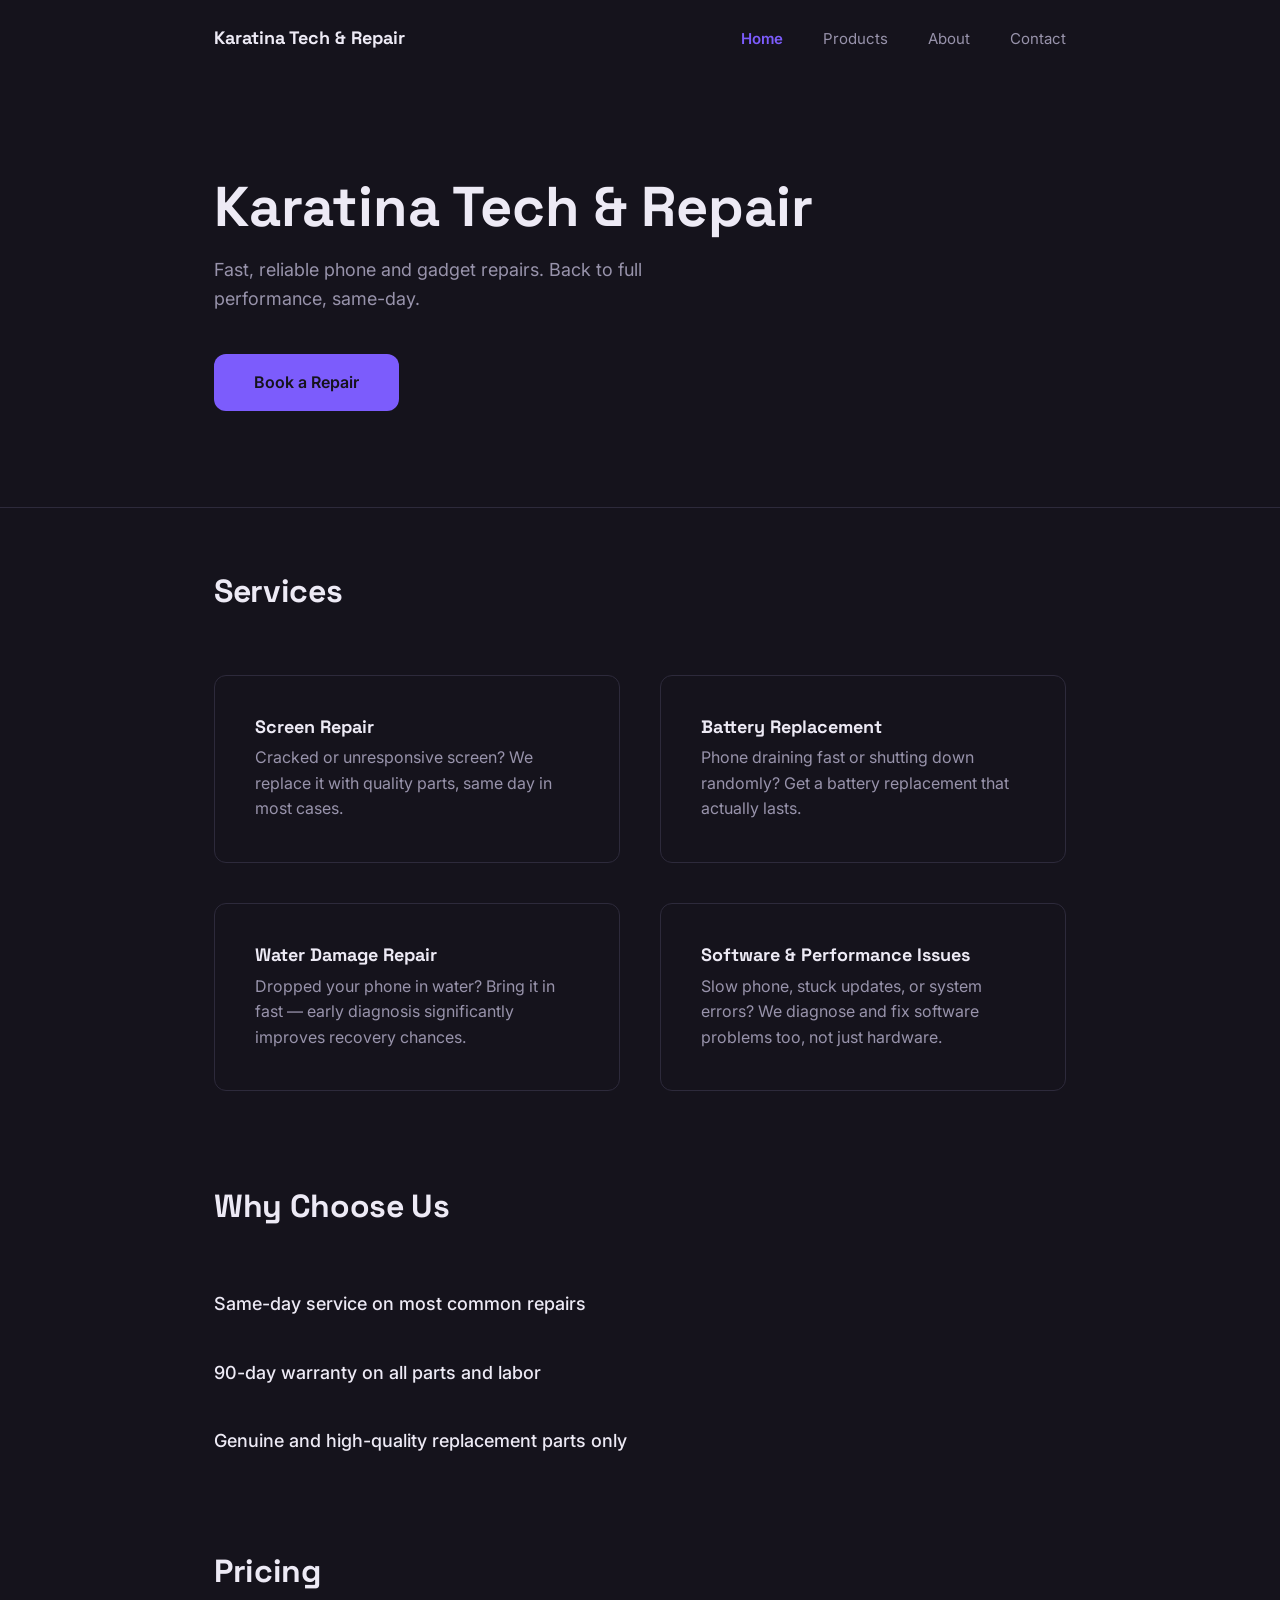
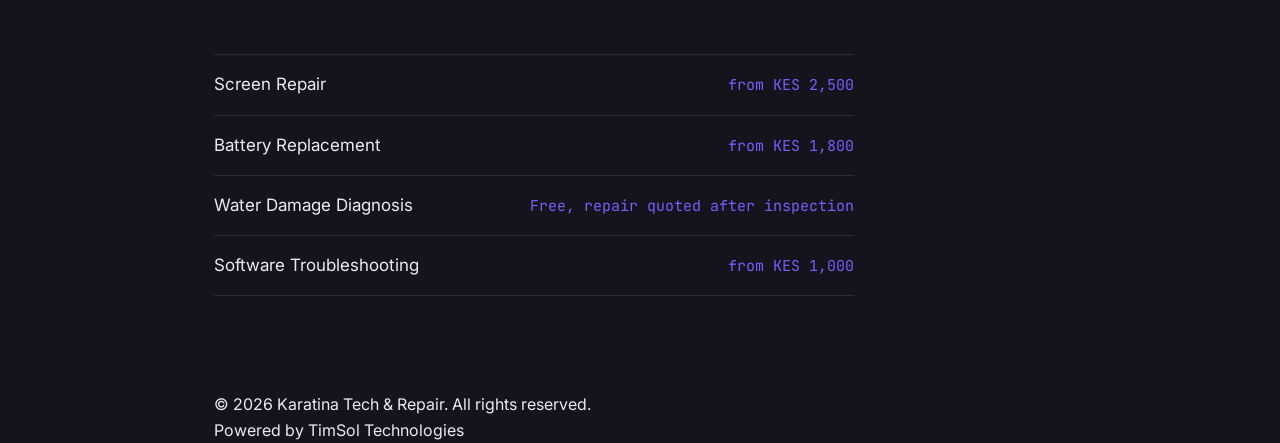
<file: index.html>
<!DOCTYPE html>
<html lang="en">
<head>
  <meta charset="UTF-8">
  <meta name="viewport" content="width=device-width, initial-scale=1.0">
  <title>Karatina Tech &amp; Repair | Phone &amp; Gadget Repairs</title>
  <link rel="preconnect" href="https://fonts.googleapis.com">
  <link rel="preconnect" href="https://fonts.gstatic.com" crossorigin>
  <link href="https://fonts.googleapis.com/css2?family=Space+Grotesk:wght@400;500;600;700&family=Inter:wght@400;500;600&family=JetBrains+Mono:wght@400;500&display=swap" rel="stylesheet">
  <link rel="stylesheet" href="CSS/style.css">
</head>
<body>

  <a href="#main-content" class="skip-link">Skip to content</a>

  <header>
    <div class="container">
      <nav>
        <span class="logo">Karatina Tech &amp; Repair</span>
        <ul class="nav-links">
          <li><a href="index.html" class="active">Home</a></li>
          <li><a href="products.html">Products</a></li>
          <li><a href="about.html">About</a></li>
          <li><a href="contact.html">Contact</a></li>
        </ul>
      </nav>
      <div class="hero-content">
        <h1>Karatina Tech &amp; Repair</h1>
        <p>
          Fast, reliable phone and gadget repairs. Back to full performance, same-day.
        </p>
        <a href="contact.html" class="btn-primary">Book a Repair</a>
      </div>
    </div>
  </header>

  <main id="main-content">

    <section id="services">
      <div class="container">
        <h2>Services</h2>
        <div class="services-grid">

          <article class="service-card">
            <h3>Screen Repair</h3>
            <p>Cracked or unresponsive screen? We replace it with quality parts, same day in most cases.</p>
          </article>

          <article class="service-card">
            <h3>Battery Replacement</h3>
            <p>Phone draining fast or shutting down randomly? Get a battery replacement that actually lasts.</p>
          </article>

          <article class="service-card">
            <h3>Water Damage Repair</h3>
            <p>Dropped your phone in water? Bring it in fast &mdash; early diagnosis significantly improves recovery chances.</p>
          </article>

          <article class="service-card">
            <h3>Software &amp; Performance Issues</h3>
            <p>Slow phone, stuck updates, or system errors? We diagnose and fix software problems too, not just hardware.</p>
          </article>

        </div>
      </div>
    </section>

    <section id="why-us">
      <div class="container">
        <h2>Why Choose Us</h2>
        <ul class="why-us-list">
          <li>Same-day service on most common repairs</li>
          <li>90-day warranty on all parts and labor</li>
          <li>Genuine and high-quality replacement parts only</li>
        </ul>
      </div>
    </section>

    <section id="pricing">
      <div class="container">
        <h2>Pricing</h2>
        <ul class="pricing-list">
          <li><span>Screen Repair</span><span class="price">from KES 2,500</span></li>
          <li><span>Battery Replacement</span><span class="price">from KES 1,800</span></li>
          <li><span>Water Damage Diagnosis</span><span class="price">Free, repair quoted after inspection</span></li>
          <li><span>Software Troubleshooting</span><span class="price">from KES 1,000</span></li>
        </ul>
      </div>
    </section>

  </main>

  <footer>
    <div class="container">
      <p>&copy; 2026 Karatina Tech &amp; Repair. All rights reserved.</p>
      <p class="powered-by">Powered by <a href="https://timothy-dev-tech.github.io/timPortfolio/" target="_blank" rel="noopener noreferrer">TimSol Technologies</a></p>
    </div>
  </footer>

</body>
</html>
</file>
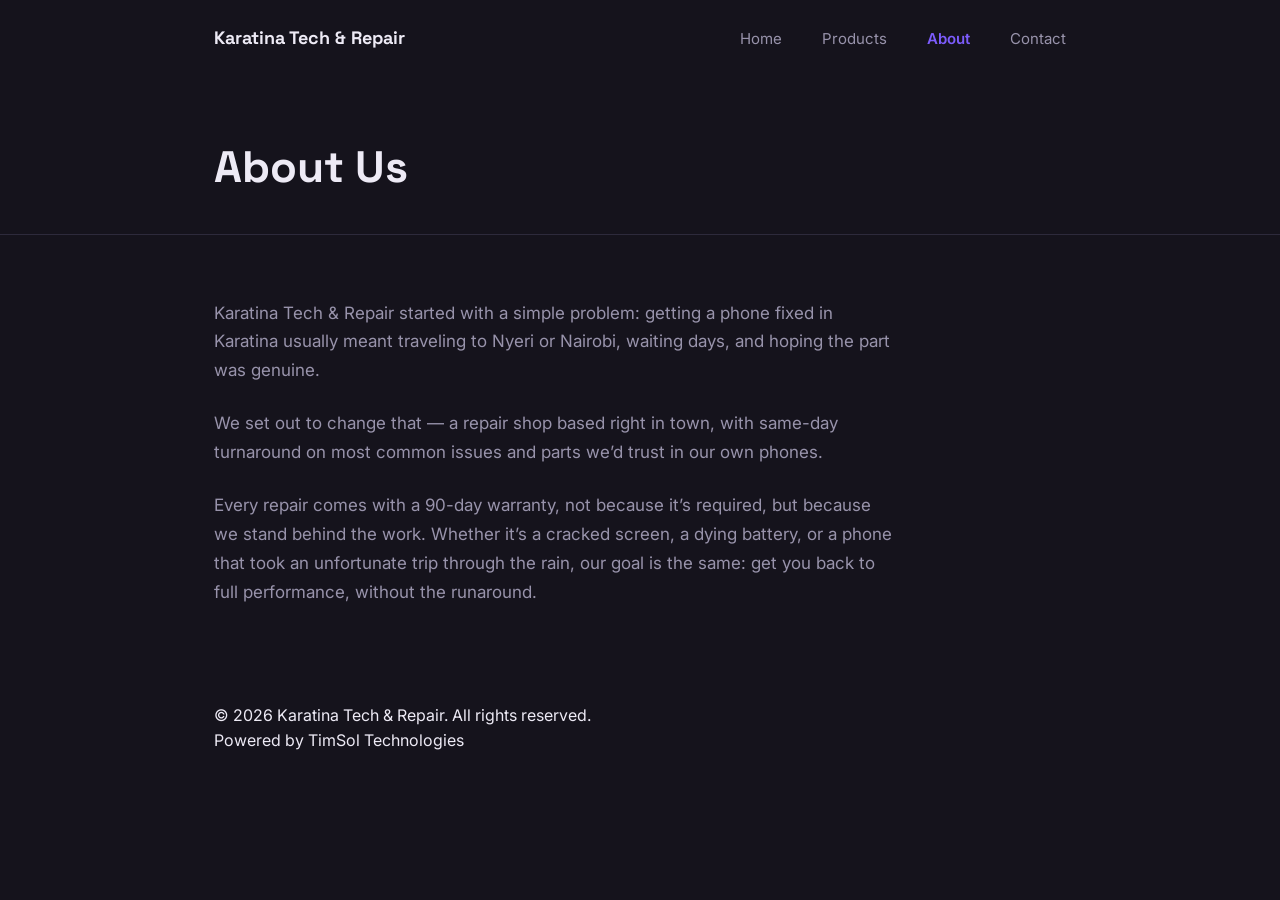
<file: about.html>
<!DOCTYPE html>
<html lang="en">
<head>
  <meta charset="UTF-8">
  <meta name="viewport" content="width=device-width, initial-scale=1.0">
  <title>About | Karatina Tech &amp; Repair</title>
  <link rel="preconnect" href="https://fonts.googleapis.com">
  <link rel="preconnect" href="https://fonts.gstatic.com" crossorigin>
  <link href="https://fonts.googleapis.com/css2?family=Space+Grotesk:wght@400;500;600;700&family=Inter:wght@400;500;600&family=JetBrains+Mono:wght@400;500&display=swap" rel="stylesheet">
  <link rel="stylesheet" href="CSS/style.css">
</head>
<body>

  <a href="#main-content" class="skip-link">Skip to content</a>

  <header class="page-header">
    <div class="container">
      <nav>
        <span class="logo">Karatina Tech &amp; Repair</span>
        <ul class="nav-links">
            <li><a href="index.html">Home</a></li>
            <li><a href="products.html">Products</a></li>
            <li><a href="about.html" class="active">About</a></li>
            <li><a href="contact.html">Contact</a></li>
        </ul>
      </nav>
      <h1>About Us</h1>
    </div>
  </header>

  <main id="main-content">
    <section>
      <div class="container">
        <div class="prose">
          <p>
            Karatina Tech &amp; Repair started with a simple problem: getting a 
            phone fixed in Karatina usually meant traveling to Nyeri or Nairobi, 
            waiting days, and hoping the part was genuine.
          </p>
          <p>
            We set out to change that &mdash; a repair shop based right in town, 
            with same-day turnaround on most common issues and parts we&rsquo;d 
            trust in our own phones.
          </p>
          <p>
            Every repair comes with a 90-day warranty, not because it&rsquo;s 
            required, but because we stand behind the work. Whether it&rsquo;s a 
            cracked screen, a dying battery, or a phone that took an unfortunate 
            trip through the rain, our goal is the same: get you back to full 
            performance, without the runaround.
          </p>
        </div>
      </div>
    </section>
  </main>

  <footer>
    <div class="container">
      <p>&copy; 2026 Karatina Tech &amp; Repair. All rights reserved.</p>
      <p class="powered-by">Powered by <a href="https://timothy-dev-tech.github.io/timPortfolio/" target="_blank" rel="noopener noreferrer">TimSol Technologies</a></p>
    </div>
  </footer>

</body>
</html>
</file>
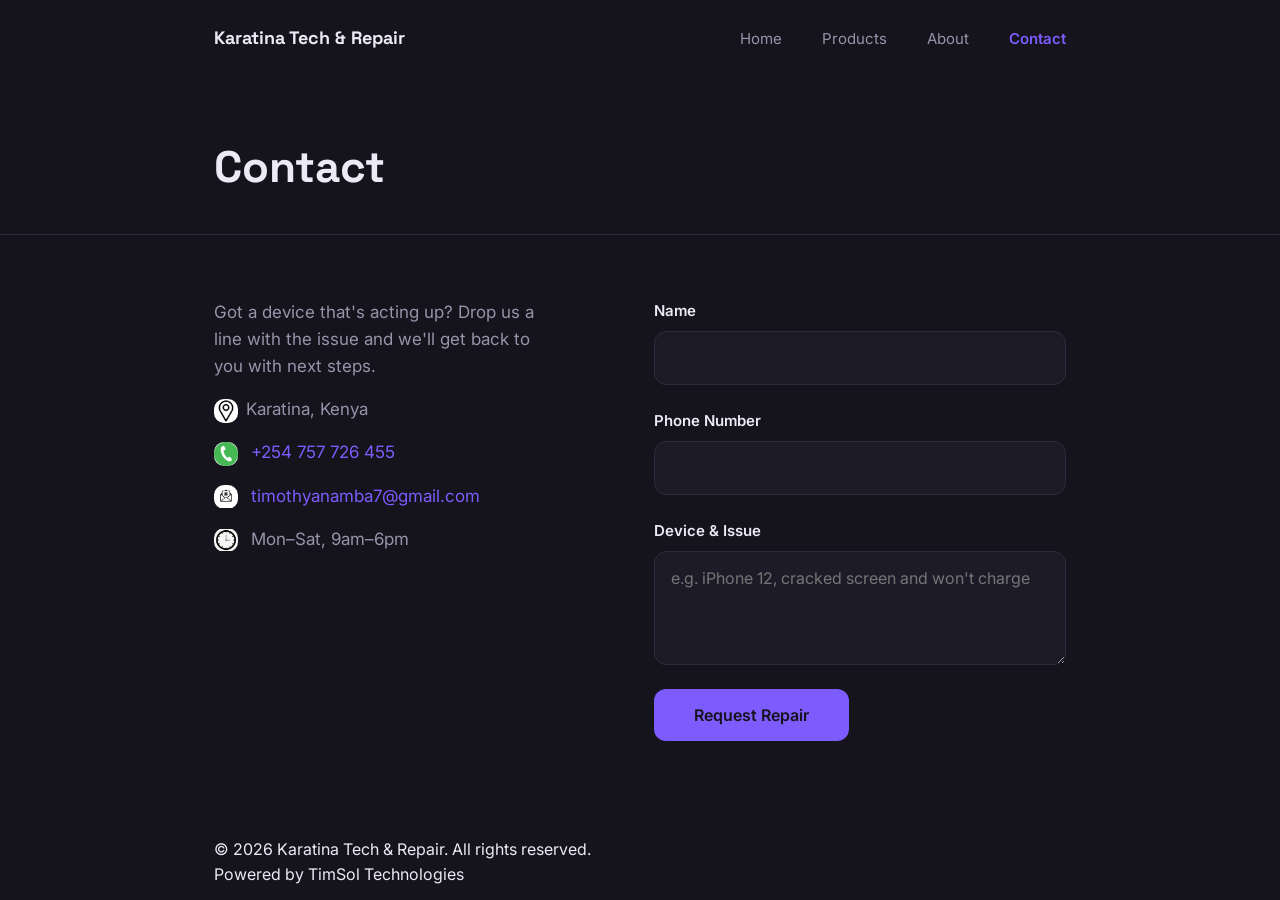
<file: contact.html>
<!DOCTYPE html>
<html lang="en">
<head>
  <meta charset="UTF-8">
  <meta name="viewport" content="width=device-width, initial-scale=1.0">
  <title>Contact | Karatina Tech &amp; Repair</title>
  <link rel="preconnect" href="https://fonts.googleapis.com">
  <link rel="preconnect" href="https://fonts.gstatic.com" crossorigin>
  <link href="https://fonts.googleapis.com/css2?family=Space+Grotesk:wght@400;500;600;700&family=Inter:wght@400;500;600&family=JetBrains+Mono:wght@400;500&display=swap" rel="stylesheet">
  <link rel="stylesheet" href="CSS/style.css">
</head>
<body>

  <a href="#main-content" class="skip-link">Skip to content</a>

  <header class="page-header">
    <div class="container">
      <nav>
        <span class="logo">Karatina Tech &amp; Repair</span>
        <ul class="nav-links">
            <li><a href="index.html">Home</a></li>
            <li><a href="products.html">Products</a></li>
            <li><a href="about.html">About</a></li>
            <li><a href="contact.html" class="active">Contact</a></li>
       </ul>
      </nav>
      <h1>Contact</h1>
    </div>
  </header>

  <main id="main-content">
    <section>
      <div class="container contact-layout">

        <div class="contact-info">
          <p>
            Got a device that's acting up? Drop us a line with the issue 
            and we'll get back to you with next steps.
          </p>
          <p> <img src="img/location1.png" alt="Karatina, Kenya" />Karatina, Kenya </p>
          <p> <img src="img/call.jpg" alt="Phone Number" /> <a href="tel:+254757726455">+254 757 726 455</a></p>
          <p> <img src="img/email.png" alt="Email" />  <a href="mailto:timothyanamba7@gmail.com">timothyanamba7@gmail.com</a></p>
          <p> <img src="img/clock.png" alt="Hours" />  Mon&ndash;Sat, 9am&ndash;6pm</p>
        </div>

        <form class="contact-form" action="#" method="POST">
          <div class="form-group">
            <label for="name">Name</label>
            <input type="text" id="name" name="name" required>
          </div>

          <div class="form-group">
            <label for="phone">Phone Number</label>
            <input type="tel" id="phone" name="phone" required>
          </div>

          <div class="form-group">
            <label for="device">Device &amp; Issue</label>
            <textarea id="device" name="device" rows="4" required 
              placeholder="e.g. iPhone 12, cracked screen and won't charge" ></textarea>
          </div>

          <button type="submit" class="btn-primary">Request Repair</button>
        </form>
        
      </div>
    </section>
  </main>

  <footer>
    <div class="container">
      <p>&copy; 2026 Karatina Tech &amp; Repair. All rights reserved.</p>
      <p class="powered-by">Powered by <a href="https://timothy-dev-tech.github.io/timPortfolio/" target="_blank" rel="noopener noreferrer">TimSol Technologies</a></p>
    </div>
  </footer>

</body>
</html>
</file>
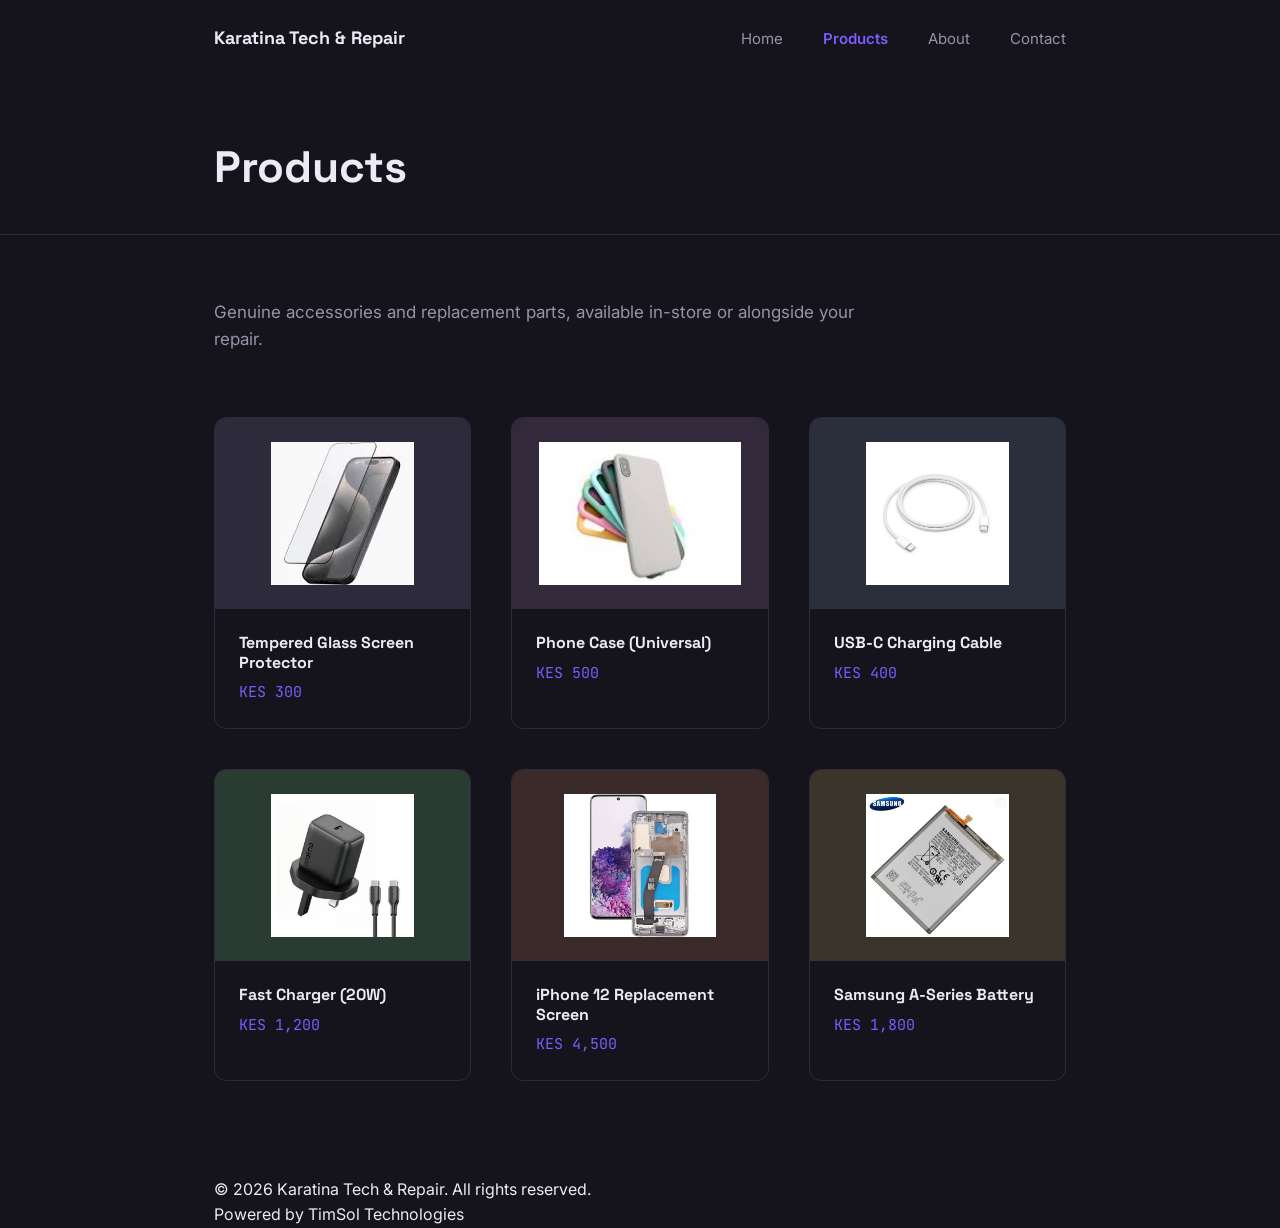
<file: products.html>
<!DOCTYPE html>
<html lang="en">
<head>
  <meta charset="UTF-8">
  <meta name="viewport" content="width=device-width, initial-scale=1.0">
  <title>Products | Karatina Tech &amp; Repair</title>
  <link rel="preconnect" href="https://fonts.googleapis.com">
  <link rel="preconnect" href="https://fonts.gstatic.com" crossorigin>
  <link href="https://fonts.googleapis.com/css2?family=Space+Grotesk:wght@400;500;600;700&family=Inter:wght@400;500;600&family=JetBrains+Mono:wght@400;500&display=swap" rel="stylesheet">
  <link rel="stylesheet" href="CSS/style.css">
</head>
<body>

  <a href="#main-content" class="skip-link">Skip to content</a>

  <header class="page-header">
    <div class="container">
      <nav>
        <span class="logo">Karatina Tech &amp; Repair</span>
        <ul class="nav-links">
          <li><a href="index.html">Home</a></li>
          <li><a href="products.html" class="active">Products</a></li>
          <li><a href="about.html">About</a></li>
          <li><a href="contact.html">Contact</a></li>
        </ul>
      </nav>
      <h1>Products</h1>
    </div>
  </header>

  <main id="main-content">
    <section>
      <div class="container">
        <p class="products-intro">
          Genuine accessories and replacement parts, available in-store or 
          alongside your repair.
        </p>

        <div class="products-grid">

          <article class="product-card">

            <div class="product-image" style="background-color: #2D2A3B;">
                <img src="img/screenprotector.webp" alt="Tempered Glass Screen Protector" />
              
            </div>
            <h3>Tempered Glass Screen Protector</h3>
            <p class="product-price">KES 300</p>
          </article>

          <article class="product-card">
            <div class="product-image" style="background-color: #322A3B;">
               <img src="img/phone-case.jpg" alt="Universal Phone Case" />
            </div>
            <h3>Phone Case (Universal)</h3>
            <p class="product-price">KES 500</p>
          </article>

          <article class="product-card">
            <div class="product-image" style="background-color: #2A2F3B;">
              <img src="img/usb c-cable.jpg" alt="USB-C Charging Cable" />
            </div>
            <h3>USB-C Charging Cable</h3>
            <p class="product-price">KES 400</p>
          </article>

          <article class="product-card">
            <div class="product-image" style="background-color: #2A3B32;">
              <img src="img/fast-charger.jpg" alt="Fast Charger" />
            </div>
            <h3>Fast Charger (20W)</h3>
            <p class="product-price">KES 1,200</p>
          </article>

          <article class="product-card">
            <div class="product-image" style="background-color: #3B2A2A;">
                <img src="img/replacement-screen.jpg" alt="Replacement Screen" />
              
            </div>
            <h3>iPhone 12 Replacement Screen</h3>
            <p class="product-price">KES 4,500</p>
          </article>

          <article class="product-card">
            <div class="product-image" style="background-color: #3B342A;">
              <img src="img/samsung-battery.jpg" alt="Battery" />
            </div>
            <h3>Samsung A-Series Battery</h3>
            <p class="product-price">KES 1,800</p>
          </article>

        </div>
      </div>
    </section>
  </main>

  <footer>
    <div class="container">
      <p>&copy; 2026 Karatina Tech &amp; Repair. All rights reserved.</p>
      <p class="powered-by">Powered by <a href="https://timothy-dev-tech.github.io/timPortfolio/" target="_blank" rel="noopener noreferrer">TimSol Technologies</a></p>
    </div>
  </footer>

</body>
</html>
</file>
<file: CSS/style.css>
/* =========================================
   RESET
   ========================================= */
*,
*::before,
*::after {
  margin: 0;
  padding: 0;
  box-sizing: border-box;
}

html {
  scroll-behavior: smooth;
}

ul {
  list-style: none;
}

a {
  color: inherit;
  text-decoration: none;
}

@media (prefers-reduced-motion: reduce) {
  html {
    scroll-behavior: auto;
  }
  *, *::before, *::after {
    animation: none !important;
    transition: none !important;
  }
}
main section {
  padding-block: var(--space-2xl) 0;
}

main section:first-child {
  padding-top: 0;
}

/* =========================================
   DESIGN TOKENS
   ========================================= */
:root {
  --color-bg: #15131C;
  --color-surface: #1E1B29;
  --color-text: #EDEAF5;
  --color-muted: #9893AB;
  --color-accent: #7C5CFC;
  --color-border: #2D2A3B;

  --font-heading: "Space Grotesk", sans-serif;
  --font-body: "Inter", sans-serif;
  --font-mono: "JetBrains Mono", monospace;

  --space-xs: 0.5rem;
  --space-sm: 1rem;
  --space-md: 1.5rem;
  --space-lg: 2.5rem;
  --space-xl: 4rem;
  --space-2xl: 6rem;
  --section-spacing: 6rem;

  --container-width: 900px;
  --radius-md: 0.75rem;
  --transition: 200ms ease;

  --z-skip-link: 100;
  --z-header: 50;
}

body {
  background-color: var(--color-bg);
  color: var(--color-text);
  font-family: var(--font-body);
  line-height: 1.6;
}

h1, h2, h3 {
  font-family: var(--font-heading);
  font-weight: 700;
  line-height: 1.2;
}

:where(a, button, input, textarea, select):focus-visible {
  outline: 2px solid var(--color-accent);
  outline-offset: 3px;
}

.container {
  width: 100%;
  max-width: var(--container-width);
  margin-inline: auto;
  padding-inline: var(--space-md);
}

.skip-link {
  position: absolute;
  top: -100%;
  left: var(--space-md);
  background-color: var(--color-accent);
  color: var(--color-bg);
  padding: var(--space-xs) var(--space-sm);
  border-radius: var(--radius-md);
  font-weight: 600;
  z-index: var(--z-skip-link);
  transition: top var(--transition);
}

.skip-link:focus {
  top: var(--space-md);
}
/* =========================================
   HEADER / NAV (shared across all pages)
   ========================================= */
header {
  position: relative;
  z-index: var(--z-header);
  border-bottom: 1px solid var(--color-border);
}

nav {
  display: flex;
  align-items: center;
  justify-content: space-between;
  padding-block: var(--space-md);
}

.logo {
  font-family: var(--font-heading);
  font-weight: 700;
  font-size: 1.125rem;
}

.nav-links {
  display: flex;
  gap: var(--space-lg);
}

.nav-links a {
  font-size: 0.9375rem;
  color: var(--color-muted);
  transition: color var(--transition);
}

.nav-links a:hover,
.nav-links a:focus-visible {
  color: var(--color-text);
}

.nav-links a.active {
  color: var(--color-accent);
  font-weight: 600;
}

/* =========================================
   HOME HERO (index.html only)
   ========================================= */
.hero-content {
  max-width: 600px;
  padding-block: var(--space-2xl);
}

.hero-content h1 {
  font-size: clamp(2.5rem, 5vw, 3.5rem);
  margin-bottom: var(--space-sm);
}

.hero-content p {
  font-size: 1.125rem;
  color: var(--color-muted);
  max-width: 520px;
  margin-bottom: var(--space-lg);
}

/* =========================================
   PAGE HEADER (about.html, contact.html)
   ========================================= */
.page-header h1 {
  font-size: clamp(2rem, 4vw, 2.75rem);
  padding-block: var(--space-xl) var(--space-lg);
}

/* =========================================
   BUTTONS
   ========================================= */
.btn-primary {
  display: inline-block;
  background-color: var(--color-accent);
  color: var(--color-bg) !important;
  font-weight: 600;
  padding: var(--space-sm) var(--space-lg);
  border-radius: var(--radius-md);
  border: none;
  font-family: var(--font-body);
  font-size: 1rem;
  cursor: pointer;
  transition: opacity var(--transition);
}

.btn-primary:hover,
.btn-primary:focus-visible {
  opacity: 0.85;
}
/* =========================================
   SECTIONS (shared)
   ========================================= */
main {
  padding-block: var(--space-xl) var(--space-2xl);
}

main h2 {
  font-size: 2rem;
  font-weight: 700;
  letter-spacing: -0.01em;
  margin-bottom: var(--space-xl);
}

/* =========================================
   ABOUT PAGE — PROSE
   ========================================= */
.prose {
  max-width: 680px;
}

.prose p {
  font-size: 1.0625rem;
  color: var(--color-muted);
  line-height: 1.7;
  margin-bottom: var(--space-md);
}

.prose p:last-child {
  margin-bottom: 0;
}

/* =========================================
   CONTACT PAGE
   ========================================= */
.contact-layout {
  display: grid;
  grid-template-columns: 1fr 1.2fr;
  gap: var(--space-2xl);
  align-items: start;
}

.contact-info p {
  font-size: 1.0625rem;
  color: var(--color-muted);
  margin-bottom: var(--space-sm);
}

.contact-info a {
  color: var(--color-accent);
  border-bottom: 1px solid transparent;
  transition: border-color var(--transition);
}

.contact-info a:hover,
.contact-info a:focus-visible {
  border-bottom-color: var(--color-accent);
}

.contact-info img {
  width: 24px;
  height: 24px;
  object-fit: contain;
  margin-right: var(--space-xs);
  vertical-align: middle;
  display: inline-block;
  border-radius: 10px;
}

/* =========================================
   CONTACT FORM
   ========================================= */
.contact-form {
  display: flex;
  flex-direction: column;
  gap: var(--space-md);
}

.form-group {
  display: flex;
  flex-direction: column;
  gap: var(--space-xs);
}

.form-group label {
  font-size: 0.9375rem;
  font-weight: 600;
  color: var(--color-text);
}

.form-group input,
.form-group textarea {
  background-color: var(--color-surface);
  border: 1px solid var(--color-border);
  border-radius: var(--radius-md);
  padding: var(--space-sm);
  color: var(--color-text);
  font-family: var(--font-body);
  font-size: 1rem;
  transition: border-color var(--transition);
}

.form-group input:focus,
.form-group textarea:focus {
  outline: none;
  border-color: var(--color-accent);
}

.form-group textarea {
  resize: vertical;
}

.contact-form .btn-primary {
  align-self: flex-start;
}
/* =========================================
   SERVICES
   ========================================= */
.services-grid {
  display: grid;
  grid-template-columns: repeat(2, 1fr);
  gap: var(--space-lg);
}

.service-card {
  border: 1px solid var(--color-border);
  border-radius: var(--radius-md);
  padding: var(--space-lg);
  transition: border-color var(--transition);
}

.service-card:hover {
  border-color: var(--color-accent);
}

.service-card h3 {
  font-size: 1.125rem;
  margin-bottom: var(--space-xs);
}

.service-card p {
  font-size: 1rem;
  color: var(--color-muted);
  line-height: 1.6;
}

/* =========================================
   WHY CHOOSE US
   ========================================= */
.why-us-list {
  display: flex;
  flex-direction: column;
  gap: var(--space-lg);
  max-width: 640px;
}

.why-us-list li {
  font-size: 1.125rem;
  font-weight: 500;
  color: var(--color-text);
}

/* =========================================
   PRICING
   ========================================= */
.pricing-list {
  display: flex;
  flex-direction: column;
  max-width: 640px;
}

.pricing-list li {
  display: flex;
  justify-content: space-between;
  align-items: baseline;
  padding-block: var(--space-sm);
  border-bottom: 1px solid var(--color-border);
}

.pricing-list li:first-child {
  border-top: 1px solid var(--color-border);
}

.pricing-list li span:first-child {
  color: var(--color-text);
  font-size: 1.0625rem;
}

.price {
  font-family: var(--font-mono);
  font-size: 0.9375rem;
  color: var(--color-accent);
}

/* =========================================
   PRODUCTS PAGE
   ========================================= */
.products-intro {
  font-size: 1.0625rem;
  color: var(--color-muted);
  max-width: 640px;
  margin-bottom: var(--space-xl);
}

.products-grid {
  display: grid;
  grid-template-columns: repeat(3, 1fr);
  gap: var(--space-lg);
}

.product-card {
  border: 1px solid var(--color-border);
  border-radius: var(--radius-md);
  overflow: hidden;
  transition: border-color var(--transition);
}

.product-card:hover {
  border-color: var(--color-accent);
}

.product-image {
  aspect-ratio: 4 / 3;
  display: flex;
  align-items: center;
  justify-content: center;
  padding: var(--space-md);
}

.product-image img {
  max-width: 100%;
  max-height: 100%;
  object-fit: cover;
}

.product-image span {
  font-family: var(--font-mono);
  font-size: 0.8125rem;
  color: var(--color-muted);
  text-align: center;
}

.product-card h3 {
  font-size: 1rem;
  padding: var(--space-md) var(--space-md) 0;
}

.product-price {
  font-family: var(--font-mono);
  font-size: 0.9375rem;
  color: var(--color-accent);
  padding: var(--space-xs) var(--space-md) var(--space-md);
}

/* =========================================
   RESPONSIVE
   ========================================= */
@media (max-width: 700px) {
  .services-grid {
    grid-template-columns: 1fr;
  }

  .contact-layout {
    grid-template-columns: 1fr;
    gap: var(--space-xl);
  }

  main h2 {
    font-size: 1.5rem;
  }
}

@media (max-width: 500px) {
  nav {
    flex-direction: column;
    align-items: flex-start;
    gap: var(--space-sm);
  }

  .nav-links {
    gap: var(--space-md);
  }
}

@media (max-width: 700px) {
  .products-grid {
    grid-template-columns: repeat(2, 1fr);
  }
}

@media (max-width: 480px) {
  .products-grid {
    grid-template-columns: 1fr;
  }
}
</file>
